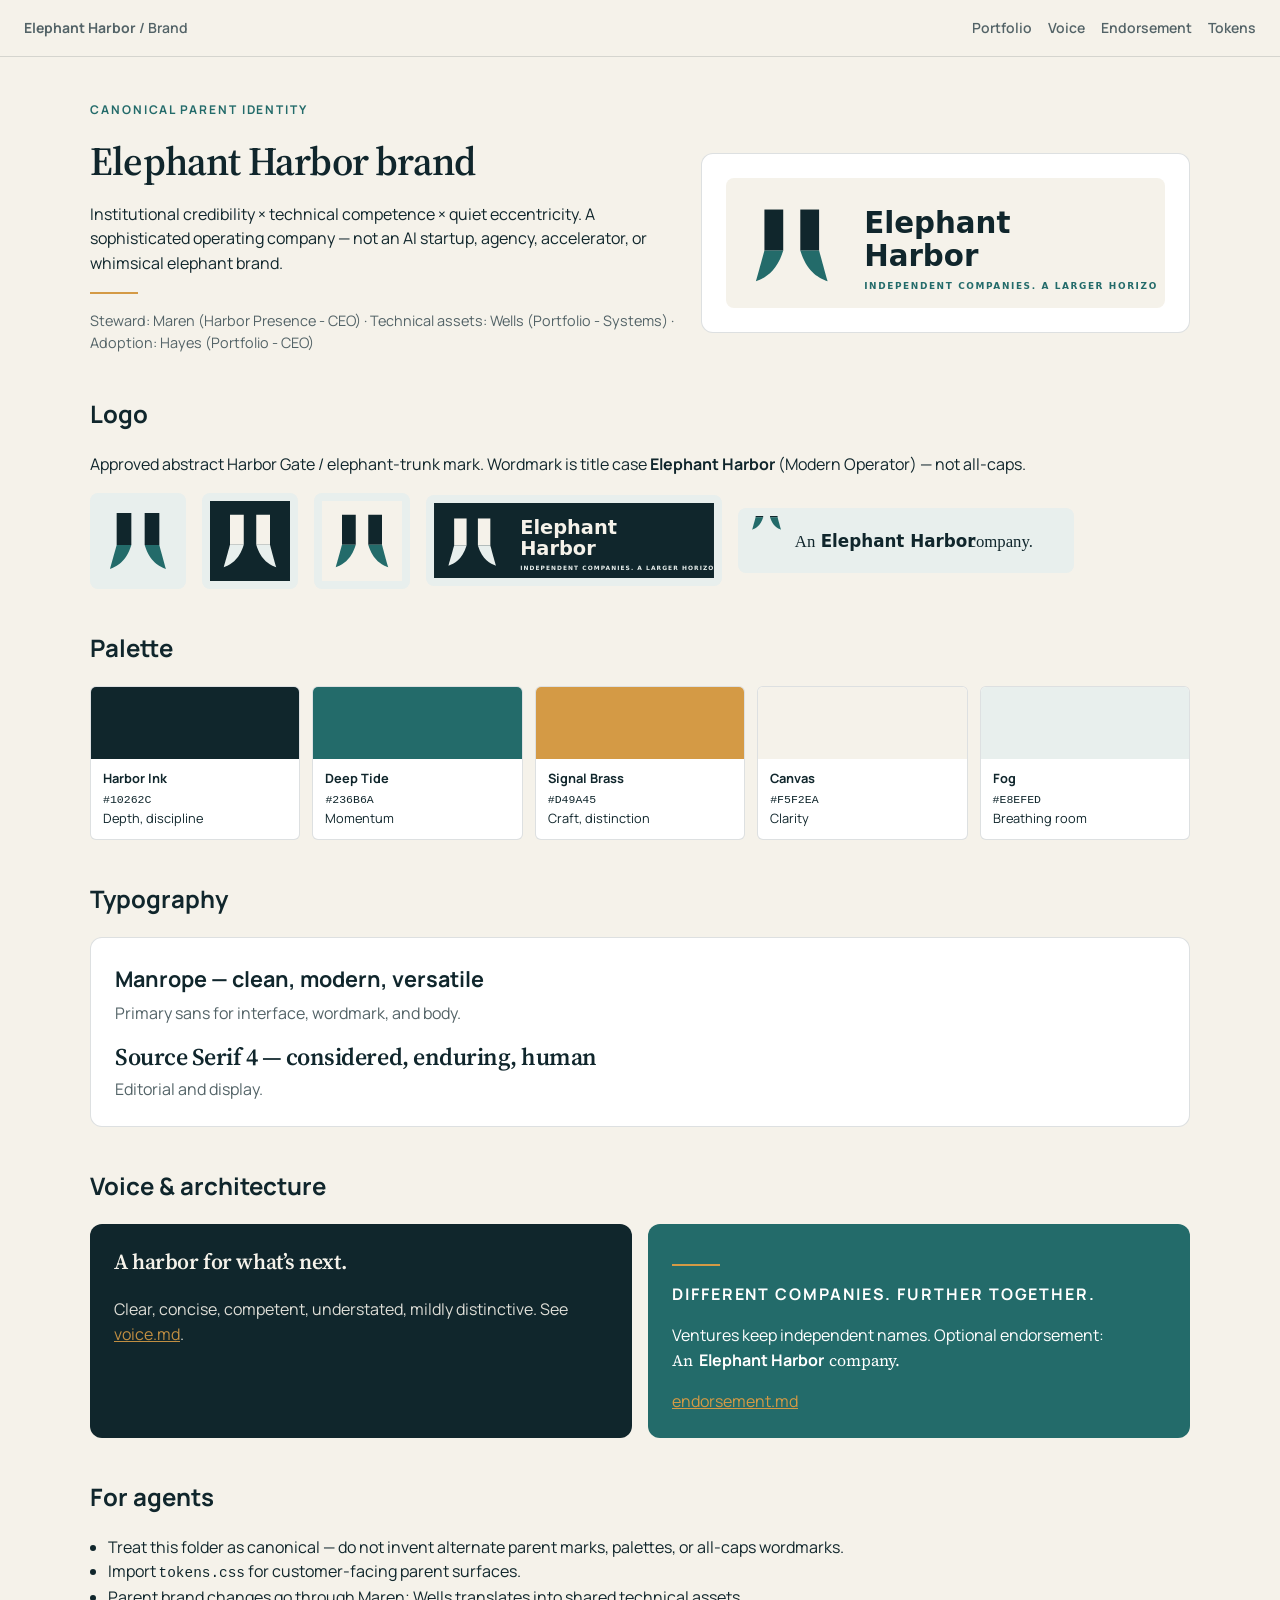
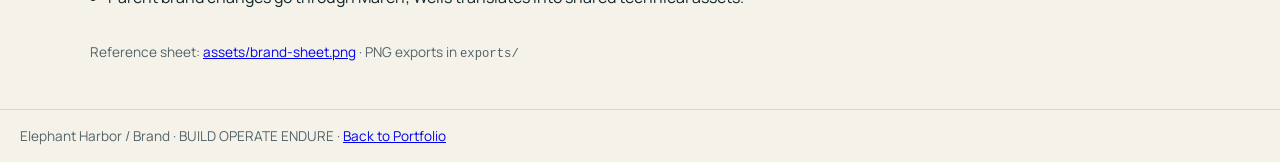
<file: brand/index.html>
<!DOCTYPE html>
<html lang="en">
<head>
  <meta charset="utf-8" />
  <meta name="viewport" content="width=device-width, initial-scale=1" />
  <title>Elephant Harbor — Brand</title>
  <meta name="description" content="Canonical Elephant Harbor parent brand guide." />
  <link rel="icon" href="exports/favicon-32.png" />
  <link rel="stylesheet" href="tokens.css" />
  <style>
    body { margin: 0; }
    header.top { border-bottom: 1px solid var(--eh-border); }
    .hero { display: grid; gap: 1.5rem; grid-template-columns: 1.2fr 1fr; align-items: center; }
    @media (max-width: 800px) { .hero { grid-template-columns: 1fr; } }
    .swatches { display: grid; grid-template-columns: repeat(5, 1fr); gap: 0.75rem; }
    @media (max-width: 700px) { .swatches { grid-template-columns: 1fr 1fr; } }
    .swatch { border-radius: var(--eh-radius); overflow: hidden; border: 1px solid var(--eh-border); background: #fff; }
    .swatch .chip { height: 72px; }
    .swatch .meta { padding: 0.65rem 0.75rem; font-size: 0.8rem; }
    .asset-row { display: flex; flex-wrap: wrap; gap: 1rem; align-items: center; }
    .asset-row img { max-height: 96px; background: var(--eh-fog); padding: 0.5rem; border-radius: 8px; }
    .ink-panel { background: var(--eh-harbor-ink); color: var(--eh-canvas); padding: 1.5rem; border-radius: var(--eh-radius-lg); }
    .tide-panel { background: var(--eh-deep-tide); color: #fff; padding: 1.5rem; border-radius: var(--eh-radius-lg); }
    footer { border-top: 1px solid var(--eh-border); padding: 1rem 1.25rem; font-size: 0.85rem; color: var(--eh-text-muted); }
    ul.clean { padding-left: 1.1rem; }
    code { font-size: 0.9em; }
  </style>
</head>
<body class="eh-page">
  <header class="top eh-nav">
    <a href="./" aria-current="page"><strong>Elephant Harbor</strong> / Brand</a>
    <nav style="display:flex;gap:1rem">
      <a href="../">Portfolio</a>
      <a href="./voice.md">Voice</a>
      <a href="./endorsement.md">Endorsement</a>
      <a href="./tokens.css">Tokens</a>
    </nav>
  </header>
  <main class="eh-layout">
    <p class="eh-kicker">Canonical parent identity</p>
    <div class="hero">
      <div>
        <h1 class="eh-display" style="font-size: var(--eh-fs-2xl); margin: 0.25rem 0 0.75rem">Elephant Harbor brand</h1>
        <p>Institutional credibility × technical competence × quiet eccentricity. A sophisticated operating company — not an AI startup, agency, accelerator, or whimsical elephant brand.</p>
        <hr class="eh-brass-rule" />
        <p style="margin:0;color:var(--eh-text-muted);font-size:0.9rem">Steward: Maren (Harbor Presence - CEO) · Technical assets: Wells (Portfolio - Systems) · Adoption: Hayes (Portfolio - CEO)</p>
      </div>
      <div class="eh-card asset-row" style="justify-content:center">
        <img src="assets/lockup.svg" alt="Elephant Harbor lockup" style="max-width:100%;height:auto;max-height:140px;background:var(--eh-canvas)" />
      </div>
    </div>

    <h2 style="margin-top:2.5rem">Logo</h2>
    <p>Approved abstract Harbor Gate / elephant-trunk mark. Wordmark is title case <strong>Elephant Harbor</strong> (Modern Operator) — not all-caps.</p>
    <div class="asset-row">
      <img src="assets/mark.svg" alt="Mark" height="80" />
      <img src="assets/icon-ink.svg" alt="Icon on Ink" height="80" />
      <img src="assets/icon-canvas.svg" alt="Icon on Canvas" height="80" />
      <img src="assets/lockup-on-ink.svg" alt="Lockup on Ink" style="max-height:80px;max-width:280px" />
      <img src="assets/endorsement.svg" alt="Endorsement" style="max-height:56px;max-width:320px" />
    </div>

    <h2 style="margin-top:2.5rem">Palette</h2>
    <div class="swatches">
      <div class="swatch"><div class="chip" style="background:#10262C"></div><div class="meta"><strong>Harbor Ink</strong><br/><code>#10262C</code><br/>Depth, discipline</div></div>
      <div class="swatch"><div class="chip" style="background:#236B6A"></div><div class="meta"><strong>Deep Tide</strong><br/><code>#236B6A</code><br/>Momentum</div></div>
      <div class="swatch"><div class="chip" style="background:#D49A45"></div><div class="meta"><strong>Signal Brass</strong><br/><code>#D49A45</code><br/>Craft, distinction</div></div>
      <div class="swatch"><div class="chip" style="background:#F5F2EA"></div><div class="meta"><strong>Canvas</strong><br/><code>#F5F2EA</code><br/>Clarity</div></div>
      <div class="swatch"><div class="chip" style="background:#E8EFED"></div><div class="meta"><strong>Fog</strong><br/><code>#E8EFED</code><br/>Breathing room</div></div>
    </div>

    <h2 style="margin-top:2.5rem">Typography</h2>
    <div class="eh-card">
      <p style="font-family:var(--eh-font-sans);font-size:1.35rem;font-weight:700;margin:0 0 0.35rem">Manrope — clean, modern, versatile</p>
      <p style="margin:0 0 1rem;color:var(--eh-text-muted)">Primary sans for interface, wordmark, and body.</p>
      <p class="eh-display" style="font-size:1.5rem;margin:0 0 0.35rem">Source Serif 4 — considered, enduring, human</p>
      <p style="margin:0;color:var(--eh-text-muted)">Editorial and display.</p>
    </div>

    <h2 style="margin-top:2.5rem">Voice & architecture</h2>
    <div style="display:grid;gap:1rem;grid-template-columns:1fr 1fr">
      <div class="ink-panel">
        <p class="eh-display" style="font-size:1.35rem;margin-top:0">A harbor for what’s next.</p>
        <p style="opacity:0.9">Clear, concise, competent, understated, mildly distinctive. See <a href="./voice.md" style="color:var(--eh-signal-brass)">voice.md</a>.</p>
      </div>
      <div class="tide-panel">
        <hr class="eh-brass-rule" style="background:var(--eh-signal-brass)" />
        <p style="letter-spacing:0.12em;font-weight:700;text-transform:uppercase">Different companies. Further together.</p>
        <p>Ventures keep independent names. Optional endorsement: <span class="eh-endorsement" style="color:#fff"><span>An</span> <strong style="color:#fff">Elephant Harbor</strong> <span>company.</span></span></p>
        <p style="margin-bottom:0"><a href="./endorsement.md" style="color:var(--eh-signal-brass)">endorsement.md</a></p>
      </div>
    </div>

    <h2 style="margin-top:2.5rem">For agents</h2>
    <ul class="clean">
      <li>Treat this folder as canonical — do not invent alternate parent marks, palettes, or all-caps wordmarks.</li>
      <li>Import <code>tokens.css</code> for customer-facing parent surfaces.</li>
      <li>Parent brand changes go through Maren; Wells translates into shared technical assets.</li>
    </ul>

    <p style="margin-top:2rem;font-size:0.85rem;color:var(--eh-text-muted)">Reference sheet: <a href="assets/brand-sheet.png">assets/brand-sheet.png</a> · PNG exports in <code>exports/</code></p>
  </main>
  <footer>
    Elephant Harbor / Brand · BUILD OPERATE ENDURE · <a href="../">Back to Portfolio</a>
  </footer>
</body>
</html>
</file>
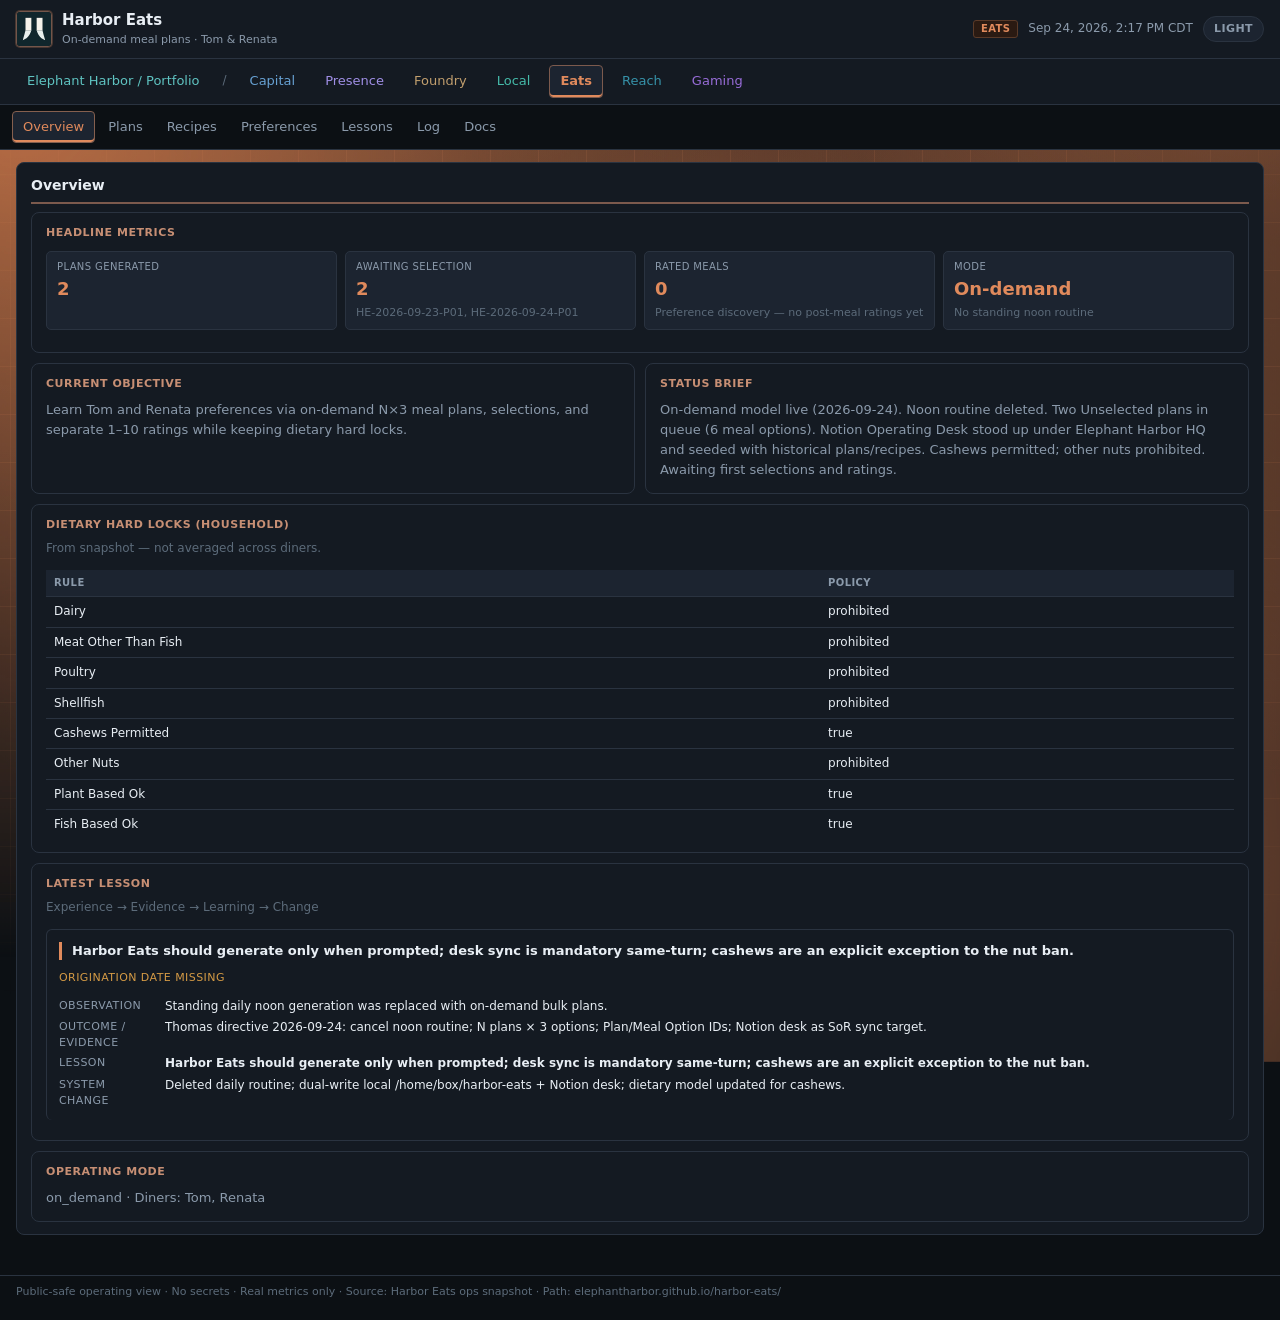
<file: harbor-eats/index.html>
<!DOCTYPE html>
<html lang="en">
<head>
<script>
/* Public github.io → authenticated console (cheap redirect; gate enforces auth) */
(function () {
  try {
    if (location.hostname === "elephantharbor.github.io") {
      location.replace(
        "https://console.elephantharbor.com" +
          location.pathname +
          location.search +
          location.hash
      );
    }
  } catch (e) {}
})();
</script>

  <meta charset="utf-8" />
  <meta name="viewport" content="width=device-width, initial-scale=1" />
  <title>Harbor Eats — Operating dashboard</title>
  <meta name="description" content="Harbor Eats operating dashboard — on-demand meal plans, preferences, and recipes for Tom and Renata." />
  <link rel="stylesheet" href="../shared/eh-console.css?v=20260926wh0" />
  <script>(function(){try{var t=localStorage.getItem('eh-console-theme');document.documentElement.setAttribute('data-theme',(t==='light'||t==='dark')?t:'dark');}catch(e){document.documentElement.setAttribute('data-theme','dark');}})();</script>
  <link rel="stylesheet" href="static/segment.css?v=20260926wh0" />
</head>
<body class="eh-eats">
  <header class="topbar">
    <div class="brand">
      <span class="mark">HE</span>
      <div>
        <h1>Harbor Eats</h1>
        <p class="sub">On-demand meal plans · Tom &amp; Renata</p>
      </div>
    </div>
    <div class="top-meta">
      <span class="badge badge-eats">EATS</span>
      <span class="muted" id="last-updated">—</span>
    </div>
  </header>

  <a class="skip-link" href="#app">Skip to content</a>
  <nav class="wayhome" aria-label="Elephant Harbor"></nav>

  <nav class="nav" id="nav" aria-label="Primary views">
    <button type="button" data-view="overview" class="active">Overview</button>
    <button type="button" data-view="plans">Plans</button>
    <button type="button" data-view="recipes">Recipes</button>
    <button type="button" data-view="preferences">Preferences</button>
    <button type="button" data-view="lessons">Lessons</button>
    <button type="button" data-view="log">Log</button>
    <button type="button" data-view="docs">Docs</button>
  </nav>

  <main id="app">
    <div class="eh-desk-card"><p class="loading">Loading snapshot…</p></div>
  </main>

  <footer class="foot">
    <span>Public-safe operating view · No secrets · Real metrics only · Source: Harbor Eats ops snapshot · Path: elephantharbor.github.io/harbor-eats/</span>
  </footer>

  <script src="../shared/eh-wayhome.js?v=20260926wh0"></script>
  <script src="../shared/eh-theme.js?v=20260926wh0"></script>
  <script src="../shared/eh-session-log.js?v=20260926wh0"></script>
  <script src="../shared/eh-active-ventures.js?v=20260926wh0"></script>

  <script src="static/app.js?v=20260926wh0"></script>
</body>
</html>
</file>
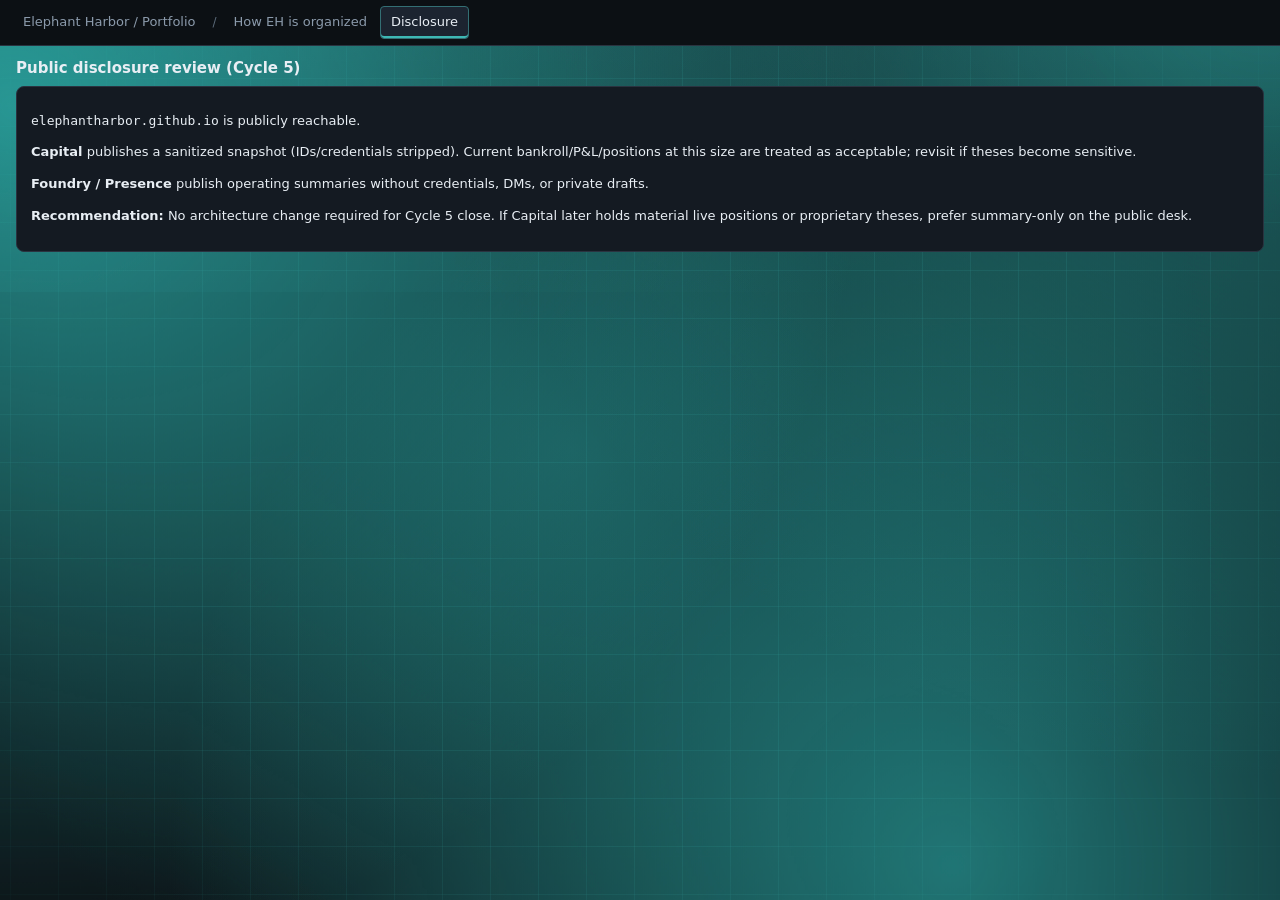
<file: docs/disclosure.html>
<!DOCTYPE html>
<html lang="en">
<head>
  <meta charset="utf-8" />
  <meta name="viewport" content="width=device-width, initial-scale=1" />
  <title>Public disclosure review</title>
  <link rel="stylesheet" href="/shared/eh-console.css" />
</head>
<body class="eh-portfolio">
  <nav class="wayhome" aria-label="Elephant Harbor">
    <a href="/">Elephant Harbor / Portfolio</a>
    <span class="sep">/</span>
    <a href="/docs/organization.html">How EH is organized</a>
    <a class="active" href="/docs/disclosure.html" aria-current="page">Disclosure</a>
  </nav>
  <main>
    <h1 class="lede">Public disclosure review (Cycle 5)</h1>
    <div class="card">
      <p><code>elephantharbor.github.io</code> is publicly reachable.</p>
      <p><strong>Capital</strong> publishes a sanitized snapshot (IDs/credentials stripped). Current bankroll/P&amp;L/positions at this size are treated as acceptable; revisit if theses become sensitive.</p>
      <p><strong>Foundry / Presence</strong> publish operating summaries without credentials, DMs, or private drafts.</p>
      <p><strong>Recommendation:</strong> No architecture change required for Cycle 5 close. If Capital later holds material live positions or proprietary theses, prefer summary-only on the public desk.</p>
    </div>
  </main>
</body>
</html>
</file>
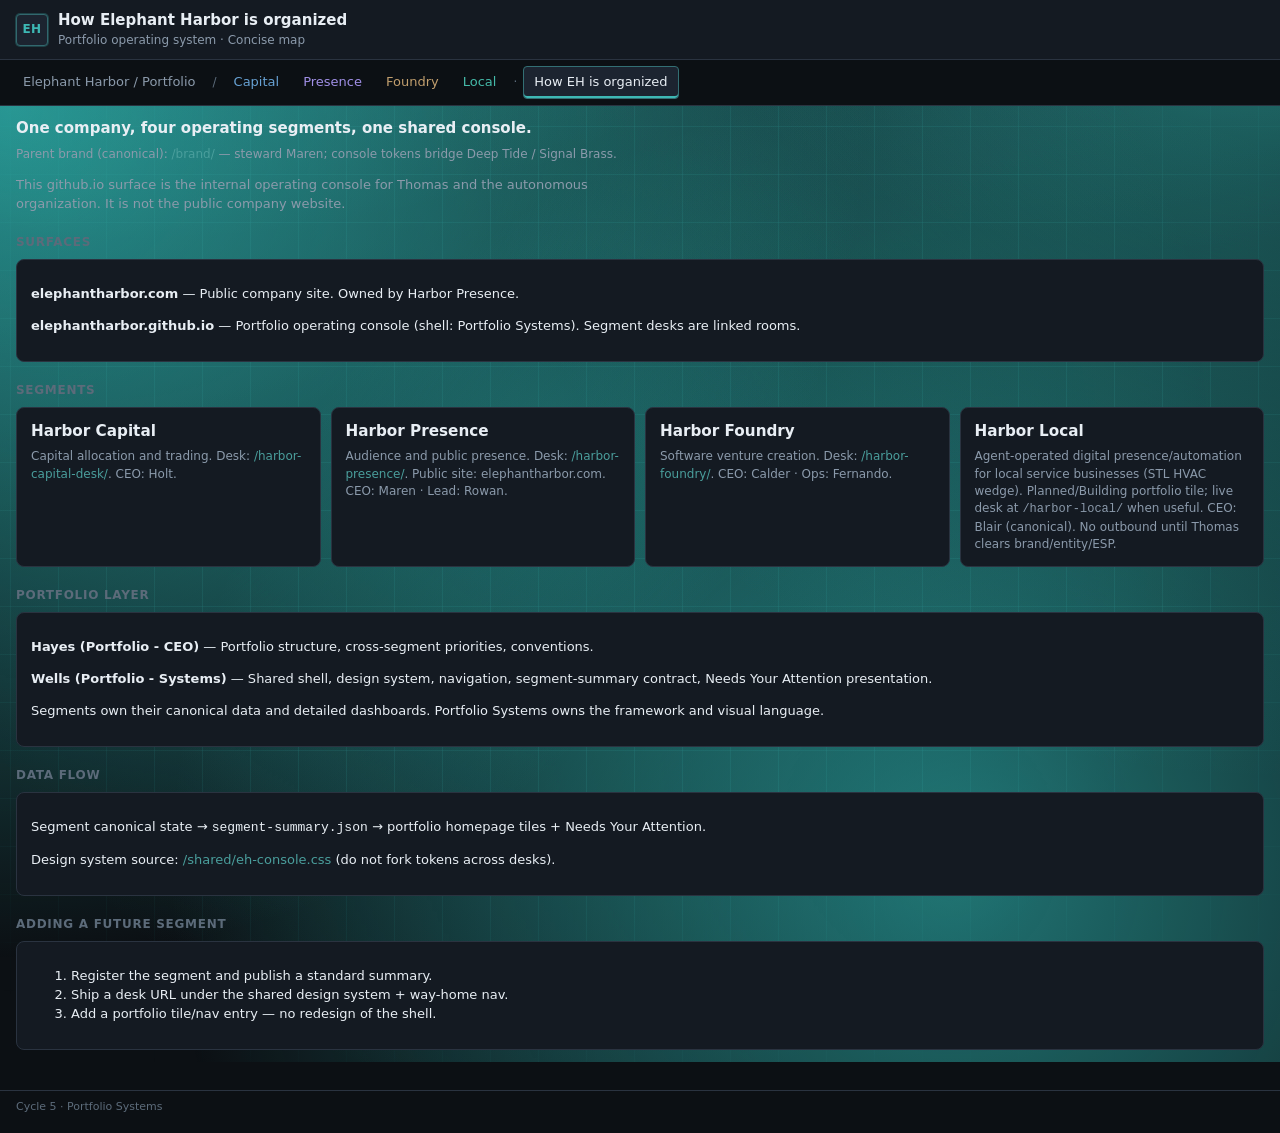
<file: docs/organization.html>
<!DOCTYPE html>
<html lang="en">
<head>
  <meta charset="utf-8" />
  <meta name="viewport" content="width=device-width, initial-scale=1" />
  <title>How Elephant Harbor is organized</title>
  <link rel="stylesheet" href="/shared/eh-console.css" />
</head>
<body class="eh-portfolio">
  <a class="skip-link" href="#main">Skip to content</a>
  <header class="topbar">
    <div class="brand">
      <span class="mark">EH</span>
      <div>
        <h1>How Elephant Harbor is organized</h1>
        <p class="sub">Portfolio operating system · Concise map</p>
      </div>
    </div>
  </header>
  <nav class="wayhome" aria-label="Elephant Harbor">
    <a href="/">Elephant Harbor / Portfolio</a>
    <span class="sep" aria-hidden="true">/</span>
    <a href="https://elephantharbor.github.io/harbor-capital-desk/">Capital</a>
    <a href="https://elephantharbor.github.io/harbor-presence/">Presence</a>
    <a href="https://elephantharbor.github.io/harbor-foundry/">Foundry</a>
    <a href="#local" title="Operating dashboard planned">Local</a>
    <span class="sep" aria-hidden="true">·</span>
    <a class="active" href="/docs/organization.html" aria-current="page">How EH is organized</a>
  </nav>
  <main id="main">
    <p class="lede">One company, four operating segments, one shared console.</p>
    <p class="muted">Parent brand (canonical): <a href="https://elephantharbor.github.io/brand/">/brand/</a> — steward Maren; console tokens bridge Deep Tide / Signal Brass.</p>
    <p class="intro">This github.io surface is the internal operating console for Thomas and the autonomous organization. It is not the public company website.</p>

    <h2 class="section-title">Surfaces</h2>
    <div class="card">
      <p><strong>elephantharbor.com</strong> — Public company site. Owned by Harbor Presence.</p>
      <p><strong>elephantharbor.github.io</strong> — Portfolio operating console (shell: Portfolio Systems). Segment desks are linked rooms.</p>
    </div>

    <h2 class="section-title">Segments</h2>
    <div class="grid" style="grid-template-columns:repeat(auto-fit,minmax(240px,1fr))">
      <div class="card"><h3 style="margin:0 0 6px">Harbor Capital</h3><p class="muted" style="margin:0">Capital allocation and trading. Desk: <a href="https://elephantharbor.github.io/harbor-capital-desk/">/harbor-capital-desk/</a>. CEO: Holt.</p></div>
      <div class="card"><h3 style="margin:0 0 6px">Harbor Presence</h3><p class="muted" style="margin:0">Audience and public presence. Desk: <a href="https://elephantharbor.github.io/harbor-presence/">/harbor-presence/</a>. Public site: elephantharbor.com. CEO: Maren · Lead: Rowan.</p></div>
      <div class="card"><h3 style="margin:0 0 6px">Harbor Foundry</h3><p class="muted" style="margin:0">Software venture creation. Desk: <a href="https://elephantharbor.github.io/harbor-foundry/">/harbor-foundry/</a>. CEO: Calder · Ops: Fernando.</p></div>
      <div class="card"><h3 style="margin:0 0 6px">Harbor Local</h3><p class="muted" style="margin:0">Agent-operated digital presence/automation for local service businesses (STL HVAC wedge). Planned/Building portfolio tile; live desk at <code>/harbor-local/</code> when useful. CEO: Blair (canonical). No outbound until Thomas clears brand/entity/ESP.</p></div>
    </div>

    <h2 class="section-title">Portfolio layer</h2>
    <div class="card">
      <p><strong>Hayes (Portfolio - CEO)</strong> — Portfolio structure, cross-segment priorities, conventions.</p>
      <p><strong>Wells (Portfolio - Systems)</strong> — Shared shell, design system, navigation, segment-summary contract, Needs Your Attention presentation.</p>
      <p>Segments own their canonical data and detailed dashboards. Portfolio Systems owns the framework and visual language.</p>
    </div>

    <h2 class="section-title">Data flow</h2>
    <div class="card">
      <p>Segment canonical state → <code>segment-summary.json</code> → portfolio homepage tiles + Needs Your Attention.</p>
      <p>Design system source: <a href="/shared/">/shared/eh-console.css</a> (do not fork tokens across desks).</p>
    </div>

    <h2 class="section-title">Adding a future segment</h2>
    <div class="card">
      <ol>
        <li>Register the segment and publish a standard summary.</li>
        <li>Ship a desk URL under the shared design system + way-home nav.</li>
        <li>Add a portfolio tile/nav entry — no redesign of the shell.</li>
      </ol>
    </div>
  </main>
  <footer class="foot">Cycle 5 · Portfolio Systems</footer>
</body>
</html>
</file>
<file: brand/tokens.css>
/* Elephant Harbor — canonical design tokens
   Source: /brand/ — steward: Maren (Harbor Presence - CEO)
   Technical maintainers: Wells (Portfolio - Systems)
*/
@import url("https://fonts.googleapis.com/css2?family=Manrope:wght@400;500;600;700;800&family=Source+Serif+4:opsz,wght@8..60,400;8..60,600;8..60,700&display=swap");

:root {
  /* Color */
  --eh-harbor-ink: #10262C;
  --eh-deep-tide: #236B6A;
  --eh-signal-brass: #D49A45;
  --eh-canvas: #F5F2EA;
  --eh-fog: #E8EFED;

  --eh-text: var(--eh-harbor-ink);
  --eh-text-muted: color-mix(in srgb, var(--eh-harbor-ink) 72%, white);
  --eh-bg: var(--eh-canvas);
  --eh-bg-subtle: var(--eh-fog);
  --eh-border: color-mix(in srgb, var(--eh-harbor-ink) 14%, transparent);
  --eh-accent: var(--eh-deep-tide);
  --eh-accent-warm: var(--eh-signal-brass);

  /* Type */
  --eh-font-sans: "Manrope", system-ui, -apple-system, "Segoe UI", sans-serif;
  --eh-font-serif: "Source Serif 4", Georgia, "Times New Roman", serif;
  --eh-fs-xs: 0.75rem;
  --eh-fs-sm: 0.875rem;
  --eh-fs-md: 1rem;
  --eh-fs-lg: 1.25rem;
  --eh-fs-xl: 1.75rem;
  --eh-fs-2xl: 2.5rem;
  --eh-lh: 1.55;
  --eh-lh-tight: 1.25;

  /* Space */
  --eh-space-1: 0.25rem;
  --eh-space-2: 0.5rem;
  --eh-space-3: 0.75rem;
  --eh-space-4: 1rem;
  --eh-space-5: 1.5rem;
  --eh-space-6: 2rem;
  --eh-space-8: 3rem;
  --eh-radius: 6px;
  --eh-radius-lg: 12px;
  --eh-max: 1100px;
  --eh-nav-h: 56px;
}

.eh-page {
  margin: 0;
  background: var(--eh-bg);
  color: var(--eh-text);
  font-family: var(--eh-font-sans);
  font-size: var(--eh-fs-md);
  line-height: var(--eh-lh);
}
.eh-display {
  font-family: var(--eh-font-serif);
  font-weight: 600;
  line-height: var(--eh-lh-tight);
  letter-spacing: -0.02em;
}
.eh-kicker {
  font-size: var(--eh-fs-xs);
  font-weight: 700;
  letter-spacing: 0.16em;
  text-transform: uppercase;
  color: var(--eh-accent);
}
.eh-btn {
  display: inline-flex; align-items: center; justify-content: center;
  gap: var(--eh-space-2);
  padding: 0.65rem 1.1rem;
  border-radius: var(--eh-radius);
  border: 1px solid transparent;
  font: inherit; font-weight: 650;
  cursor: pointer; text-decoration: none;
}
.eh-btn-primary {
  background: var(--eh-harbor-ink); color: var(--eh-canvas);
}
.eh-btn-primary:hover { background: color-mix(in srgb, var(--eh-harbor-ink) 88%, white); }
.eh-btn-secondary {
  background: transparent; color: var(--eh-harbor-ink);
  border-color: var(--eh-border);
}
.eh-btn-secondary:hover { background: var(--eh-fog); }
.eh-card {
  background: #fff;
  border: 1px solid var(--eh-border);
  border-radius: var(--eh-radius-lg);
  padding: var(--eh-space-5);
}
.eh-nav {
  display: flex; align-items: center; justify-content: space-between;
  min-height: var(--eh-nav-h);
  padding: 0 var(--eh-space-5);
  border-bottom: 1px solid var(--eh-border);
  background: var(--eh-canvas);
}
.eh-nav a { color: var(--eh-text-muted); text-decoration: none; font-weight: 600; font-size: var(--eh-fs-sm); }
.eh-nav a:hover { color: var(--eh-text); }
.eh-layout {
  max-width: var(--eh-max);
  margin: 0 auto;
  padding: var(--eh-space-6) var(--eh-space-5);
}
.eh-brass-rule {
  width: 48px; height: 2px; background: var(--eh-signal-brass); border: 0; margin: var(--eh-space-4) 0;
}
.eh-endorsement {
  display: inline-flex; align-items: baseline; gap: 0.35rem;
  font-family: var(--eh-font-serif);
  color: var(--eh-text-muted);
}
.eh-endorsement strong {
  font-family: var(--eh-font-sans);
  font-weight: 700;
  color: var(--eh-harbor-ink);
}
</file>
<file: shared/eh-console.css>
/* Elephant Harbor operating-console design system
   Source of truth: elephantharbor.github.io/shared/eh-console.css
   Segment sites load this file; keep only thin segment accents locally.

   Brand kinship: /brand/tokens.css (Maren steward) — Harbor Ink, Deep Tide,
   Signal Brass, Canvas, Fog. Console supports dark (default) + light themes.
   Theme toggle: shared/eh-theme.js (localStorage eh-console-theme).
   See docs/CONSOLE-THEME.md
*/
:root,
html[data-theme="dark"] {
  /* Canonical brand primitives */
  --eh-harbor-ink: #10262C;
  --eh-deep-tide: #236B6A;
  --eh-signal-brass: #D49A45;
  --eh-canvas: #F5F2EA;
  --eh-fog: #E8EFED;

  /* Dark desk surfaces */
  --bg: #0c1014;
  --bg2: #141a22;
  --bg3: #1c2430;
  --border: #2a3340;
  --text: #e8eef4;
  --muted: #8b9aab;
  --dim: #5c6b7a;

  --accent: #4a9e9c;
  --live: #3d9a6a;
  --warn: var(--eh-signal-brass);
  --danger: #c45c5c;
  --ok: #5a9a6e;
  --paper: var(--eh-signal-brass);

  /* Segment identity (distinctive, readable on dark) */
  --portfolio: #3db8b4;
  --capital: #5ba3e0;
  --presence: #a78bfa;
  --foundry: #d4a05a;
  --local: #2ec4a8;
  --eats: #e08a5c;
  --reach: #1a8fa8;
  --gaming: #9b5de5;

  /* Capital markets — related family, mutually distinct */
  --market-securities: #60a5fa;
  --market-options: #c084fc;
  --market-event: #4ade80;
  --market-crypto: #f59e0b;
  --market-sports: #38bdf8;
  --market-cash: #94a3b8;

  --font: "Manrope", "IBM Plex Sans", "Segoe UI", system-ui, sans-serif;
  --mono: "IBM Plex Mono", "SF Mono", ui-monospace, monospace;
  --segment: var(--portfolio);
  --atmosphere: var(--segment);
  --atmosphere-rgb: 61, 184, 180;
}

html[data-theme="light"] {
  --bg: var(--eh-canvas);
  --bg2: #ffffff;
  --bg3: var(--eh-fog);
  --border: color-mix(in srgb, var(--eh-harbor-ink) 14%, transparent);
  --text: var(--eh-harbor-ink);
  --muted: color-mix(in srgb, var(--eh-harbor-ink) 62%, white);
  --dim: color-mix(in srgb, var(--eh-harbor-ink) 48%, white);
  --accent: var(--eh-deep-tide);
  --live: #1f7a4d;
  --danger: #b33b3b;
  --ok: #2f7a4a;
  --portfolio: #1a7a76;
  --capital: #2b6ea8;
  --presence: #6d4fc4;
  --foundry: #a67a2e;
  --local: #0f8f78;
  --eats: #b85f35;
  --reach: #2eb8d4;
  --gaming: #c77dff;
  --market-securities: #2563eb;
  --market-options: #7c3aed;
  --market-event: #15803d;
  --market-crypto: #b45309;
  --market-sports: #0284c7;
  --market-cash: #475569;
}

/* Segment / market → atmosphere */
body.eh-portfolio { --segment: var(--portfolio); --atmosphere: var(--portfolio); --atmosphere-rgb: 61, 184, 180; }
body.eh-capital { --segment: var(--capital); --atmosphere: var(--capital); --atmosphere-rgb: 91, 163, 224; }
body.eh-presence { --segment: var(--presence); --atmosphere: var(--presence); --atmosphere-rgb: 167, 139, 250; }
body.eh-foundry { --segment: var(--foundry); --atmosphere: var(--foundry); --atmosphere-rgb: 212, 160, 90; }
body.eh-local { --segment: var(--local); --atmosphere: var(--local); --atmosphere-rgb: 46, 196, 168; }
body.eh-eats { --segment: var(--eats); --atmosphere: var(--eats); --atmosphere-rgb: 224, 138, 92; }
body.eh-reach { --segment: var(--reach); --atmosphere: var(--reach); --atmosphere-rgb: 26, 143, 168; }
body.eh-gaming { --segment: var(--gaming); --atmosphere: var(--gaming); --atmosphere-rgb: 155, 93, 229; }

body.eh-market-securities { --atmosphere: var(--market-securities); --atmosphere-rgb: 96, 165, 250; --segment: var(--market-securities); }
body.eh-market-options { --atmosphere: var(--market-options); --atmosphere-rgb: 192, 132, 252; --segment: var(--market-options); }
body.eh-market-event { --atmosphere: var(--market-event); --atmosphere-rgb: 74, 222, 128; --segment: var(--market-event); }
body.eh-market-crypto { --atmosphere: var(--market-crypto); --atmosphere-rgb: 245, 158, 11; --segment: var(--market-crypto); }
body.eh-market-sports { --atmosphere: var(--market-sports); --atmosphere-rgb: 56, 189, 248; --segment: var(--market-sports); }
body.eh-market-cash { --atmosphere: var(--market-cash); --atmosphere-rgb: 148, 163, 184; --segment: var(--market-cash); }

* { box-sizing: border-box; }
html, body {
  margin: 0; padding: 0;
  background: var(--bg); color: var(--text);
  font: 13px/1.45 var(--font);
  min-height: 100%;
  position: relative;
}
body {
  background:
    radial-gradient(1200px 600px at 10% -10%, rgba(var(--atmosphere-rgb), 0.28), transparent 55%),
    radial-gradient(900px 500px at 90% 0%, rgba(var(--atmosphere-rgb), 0.16), transparent 50%),
    linear-gradient(165deg, color-mix(in srgb, var(--atmosphere) 18%, var(--bg)) 0%, var(--bg) 42%, var(--bg) 100%);
  background-attachment: fixed;
}
body::before,
body::after {
  content: "";
  position: fixed;
  inset: -18%;
  pointer-events: none;
  z-index: 0;
}
body::before {
  opacity: 1;
  background:
    radial-gradient(circle at 14% 22%, rgba(var(--atmosphere-rgb), 0.72), transparent 48%),
    radial-gradient(circle at 86% 10%, rgba(var(--atmosphere-rgb), 0.5), transparent 44%),
    radial-gradient(circle at 68% 84%, rgba(var(--atmosphere-rgb), 0.58), transparent 50%),
    radial-gradient(circle at 46% 50%, rgba(var(--atmosphere-rgb), 0.28), transparent 58%);
  animation: eh-aurora 9s ease-in-out infinite alternate;
  will-change: transform, opacity;
  filter: saturate(1.15);
}
body::after {
  opacity: 0.55;
  background-image:
    linear-gradient(rgba(var(--atmosphere-rgb), 0.22) 1px, transparent 1px),
    linear-gradient(90deg, rgba(var(--atmosphere-rgb), 0.22) 1px, transparent 1px);
  background-size: 48px 48px;
  mask-image: radial-gradient(ellipse at center, #000 45%, transparent 82%);
  -webkit-mask-image: radial-gradient(ellipse at center, #000 45%, transparent 82%);
  animation: eh-drift 18s linear infinite;
  will-change: transform;
}
body > * { position: relative; z-index: 1; }
@keyframes eh-aurora {
  0% { transform: translate3d(-6%, 4%, 0) scale(1); opacity: 0.65; }
  50% { transform: translate3d(8%, -7%, 0) scale(1.18); opacity: 1; }
  100% { transform: translate3d(-7%, 5%, 0) scale(1.1); opacity: 0.8; }
}
@keyframes eh-drift {
  0% { transform: translate3d(0, 0, 0); }
  100% { transform: translate3d(48px, 48px, 0); }
}
@media (prefers-reduced-motion: reduce) {
  body::before,
  body::after { animation: none; opacity: 0.35; }
}
a { color: var(--accent); text-decoration: none; }
a:hover { text-decoration: underline; }
a:focus-visible, button:focus-visible {
  outline: 2px solid var(--accent);
  outline-offset: 2px;
}
button { font: inherit; cursor: pointer; }

.topbar {
  display: flex; justify-content: space-between; align-items: center; gap: 12px;
  padding: 10px 16px; border-bottom: 1px solid var(--border); background: var(--bg2);
}
.brand { display: flex; gap: 10px; align-items: center; min-width: 0; }
.mark {
  width: 32px; height: 32px; display: grid; place-items: center; flex: 0 0 auto;
  background: var(--bg3); border: 1px solid var(--border); border-radius: 4px;
  font-weight: 700; letter-spacing: 0.04em; color: var(--segment); font-size: 12px;
  text-decoration: none;
}
.topbar h1 { margin: 0; font-size: 15px; font-weight: 600; }
.sub, .muted { margin: 0; color: var(--muted); font-size: 12px; }
.dim { color: var(--dim); }
.updated, .top-meta { color: var(--dim); font-size: 12px; display: flex; gap: 10px; align-items: center; }

/* Cross-portfolio way-home */
.wayhome {
  display: flex; flex-wrap: wrap; gap: 2px; align-items: center;
  padding: 6px 12px; border-bottom: 1px solid var(--border); background: var(--bg);
  position: sticky; top: 0; z-index: 20;
}
.wayhome a {
  color: var(--muted); padding: 6px 10px; border-radius: 4px; border: 1px solid transparent;
  font-size: 13px;
}
.wayhome a:hover { color: var(--text); background: var(--bg2); text-decoration: none; }
.wayhome a.active {
  color: var(--text); background: var(--bg3); border-color: color-mix(in srgb, var(--segment) 45%, var(--border));
  box-shadow: inset 0 -2px 0 var(--segment);
}
.wayhome a[data-segment="capital"], .wayhome a[href*="harbor-capital"] { color: color-mix(in srgb, var(--capital) 75%, var(--muted)); }
.wayhome a[data-segment="presence"], .wayhome a[href*="harbor-presence"] { color: color-mix(in srgb, var(--presence) 75%, var(--muted)); }
.wayhome a[data-segment="foundry"], .wayhome a[href*="harbor-foundry"] { color: color-mix(in srgb, var(--foundry) 75%, var(--muted)); }
.wayhome a[data-segment="local"], .wayhome a[href*="harbor-local"], .wayhome a[href="#local"] { color: color-mix(in srgb, var(--local) 75%, var(--muted)); }
.wayhome a[data-segment="eats"], .wayhome a[href*="harbor-eats"] { color: color-mix(in srgb, var(--eats) 75%, var(--muted)); }
.wayhome a[data-segment="reach"], .wayhome a[href*="harbor-reach"] { color: color-mix(in srgb, var(--reach) 75%, var(--muted)); }
.wayhome a[data-segment="gaming"], .wayhome a[href*="harbor-gaming"] { color: color-mix(in srgb, var(--gaming) 75%, var(--muted)); }
.wayhome a[data-segment="portfolio"], .wayhome a.active[href="/"], .wayhome a.active[href="./"] {
  color: color-mix(in srgb, var(--portfolio) 80%, var(--text));
}
.wayhome .sep { color: var(--dim); padding: 0 4px; font-size: 12px; }

/* In-app primary nav (buttons or links) */
.nav {
  display: flex; flex-wrap: wrap; gap: 2px; padding: 6px 12px;
  border-bottom: 1px solid var(--border); background: var(--bg);
}
.nav button, .nav > a {
  background: transparent; border: 1px solid transparent; color: var(--muted);
  padding: 6px 10px; border-radius: 4px; font-size: 13px;
}
.nav button:hover, .nav > a:hover {
  color: var(--text); background: var(--bg2); text-decoration: none;
}
.nav button.active, .nav > a.active {
  color: var(--text); background: var(--bg3); border-color: var(--border);
}

/* Main content width — Local-wide column for every desk (≤1399: ~1280).
   Segment CSS must NOT set a competing main { max-width }. */
main { padding: 12px 16px 40px; max-width: 1280px; margin: 0 auto; }
.foot {
  border-top: 1px solid var(--border); padding: 8px 16px;
  color: var(--dim); font-size: 11px; max-width: 1280px; margin: 0 auto 12px;
}
@media (min-width: 1400px) {
  main,
  .foot {
    max-width: min(1680px, calc(100vw - 48px));
  }
}
@media (min-width: 1800px) {
  main,
  .foot {
    max-width: min(1840px, calc(100vw - 64px));
  }
}

.badge {
  display: inline-block; padding: 1px 7px; border-radius: 3px; font-size: 11px;
  border: 1px solid var(--border); color: var(--muted); white-space: nowrap;
}
.badge-operating, .badge-building, .badge-live, .badge.active {
  color: var(--live); border-color: #2d5a42; background: #14241c;
}
.badge-waiting, .badge.warn {
  color: var(--warn); border-color: #5a4020; background: #241a10;
}
.badge-paused, .badge-closed { color: var(--dim); }
.badge-capital { color: var(--capital); border-color: #3a5a78; }
.badge-presence { color: var(--presence); border-color: #4a3a68; }
.badge-foundry { color: var(--foundry); border-color: #5a4020; }
.badge-local { color: var(--local); border-color: #2a5a50; }
.badge-eats { color: var(--eats); border-color: #5a3a28; }
.badge-reach { color: var(--reach); border-color: #2a5058; }
.badge-gaming { color: var(--gaming); border-color: #4a3560; }
.badge-portfolio { color: var(--portfolio); border-color: #2a5a58; }
.badge-paper { color: var(--paper); border-color: #5a4a20; background: #241e10; }

.card, .tile, .attention, .note, .stat, .empty, .callout {
  border: 1px solid var(--border); border-radius: 8px; background: var(--bg2);
  padding: 12px 14px;
}

/* —— Desk surface primitives (Harbor Capital card model) ——
   Readable desk content must sit on opaque var(--bg2), never on the atmosphere grid.
   Adopters: segment desks (Eats, Gaming, Reach, …). See docs/NEW-SEGMENT-DESK.md */
.eh-desk-view {
  display: flex;
  flex-direction: column;
  gap: 10px;
}
.eh-desk-panel,
.eh-desk-card {
  border: 1px solid var(--border);
  border-radius: 8px;
  background: var(--bg2);
  padding: 12px 14px;
}
.eh-desk-panel__title,
.eh-desk-card__title {
  margin: 0 0 8px;
  font-size: 14px;
  font-weight: 650;
  color: var(--text);
}
.eh-desk-panel__help,
.eh-desk-card__help {
  margin: 0 0 12px;
  font-size: 12px;
  color: var(--muted);
  max-width: 72ch;
}
.eh-desk-panel__body,
.eh-desk-card__body {
  display: flex;
  flex-direction: column;
  gap: 10px;
}
.eh-desk-card--inset {
  background: var(--bg3);
}
.eh-desk-table-wrap,
.card.table-wrap {
  overflow-x: auto;
  -webkit-overflow-scrolling: touch;
  margin-top: 4px;
}
table.data,
table.eh-desk-table {
  width: 100%;
  border-collapse: collapse;
  font-size: 13px;
}
table.data th,
table.data td,
table.eh-desk-table th,
table.eh-desk-table td {
  padding: 8px 12px;
  text-align: left;
  vertical-align: top;
  border-bottom: 1px solid var(--border);
}
table.data th,
table.eh-desk-table th {
  font-size: 11px;
  font-weight: 650;
  letter-spacing: 0.04em;
  text-transform: uppercase;
  color: var(--dim);
  background: var(--bg3);
  white-space: nowrap;
}
table.data tbody tr:last-child td,
table.eh-desk-table tbody tr:last-child td {
  border-bottom: none;
}
table.data tbody tr:hover td,
table.eh-desk-table tbody tr:hover td {
  background: color-mix(in srgb, var(--segment, var(--accent)) 6%, transparent);
}
.eh-desk-empty {
  padding: 18px 14px;
  text-align: center;
  color: var(--muted);
  font-size: 13px;
  border: 1px dashed var(--border);
  border-radius: 8px;
  background: var(--bg2);
}
.eh-desk-empty strong {
  display: block;
  color: var(--text);
  margin-bottom: 4px;
}
.callout.info { border-color: #3a5a78; }
.callout.warn { border-color: #5a4020; }
.section-title {
  margin: 20px 0 8px; font-size: 12px; letter-spacing: 0.06em;
  text-transform: uppercase; color: var(--dim); font-weight: 600;
}
.section-help { margin: 0 0 10px; color: var(--muted); font-size: 13px; max-width: 72ch; }
.lede { font-size: 15px; font-weight: 600; margin: 0 0 6px; }
.intro, .plain { color: var(--muted); max-width: 72ch; }

.kpi-row, .stats, .grid {
  display: grid; gap: 10px;
  grid-template-columns: repeat(auto-fit, minmax(140px, 1fr));
}
.kpi, .stat {
  border: 1px solid var(--border); background: var(--bg2); border-radius: 6px; padding: 10px 12px;
}
.kpi .label, .stat .k {
  color: var(--dim); font-size: 11px; text-transform: uppercase; letter-spacing: 0.05em;
}
.kpi .val, .stat .v { font-size: 18px; font-weight: 600; margin-top: 2px; }
.kpi .hint { color: var(--dim); font-size: 11px; margin-top: 2px; }

.btn {
  display: inline-block; padding: 7px 11px; border-radius: 4px;
  border: 1px solid var(--border); background: var(--bg3); color: var(--text); font-size: 13px;
}
.btn:hover { border-color: var(--accent); text-decoration: none; }
.btn.primary { border-color: #3a5a78; background: #1a2836; color: var(--accent); }
.btn.ghost { color: var(--muted); }

.attention.empty { color: var(--dim); }
.attention.hot { border-color: var(--warn); }
.loading { color: var(--muted); }
.error { color: var(--danger); }

.skip-link {
  position: absolute; left: -999px; top: 0; background: var(--bg3); color: var(--text);
  padding: 8px 12px; z-index: 100;
}
.skip-link:focus { left: 8px; top: 8px; }

@media (max-width: 520px) {
  .topbar { flex-wrap: wrap; }
  .updated { white-space: normal; }
}

/* Next Up (scheduled routines) */
.next-up {
  border: 1px solid var(--border); border-radius: 8px; background: var(--bg2);
  padding: 12px 14px; margin: 0 0 14px;
}
.next-up h2, .next-up .next-up-title {
  margin: 0 0 8px; font-size: 12px; letter-spacing: 0.06em;
  text-transform: uppercase; color: var(--dim); font-weight: 600;
}
.next-up .next-up-help { margin: -4px 0 10px; color: var(--muted); font-size: 12px; }
.next-up.empty .next-up-empty { color: var(--dim); font-size: 13px; margin: 0; }
.next-up ol {
  list-style: none; margin: 0; padding: 0; display: grid; gap: 8px;
}
.next-up li {
  display: grid; grid-template-columns: 1fr auto; gap: 4px 12px;
  border-top: 1px solid var(--border); padding-top: 8px;
}
.next-up li:first-child { border-top: none; padding-top: 0; }
.next-up .nu-title { font-size: 13px; font-weight: 550; color: var(--text); }
.next-up .nu-meta { font-size: 12px; color: var(--muted); grid-column: 1 / -1; }
.next-up .nu-when {
  font-size: 12px; color: var(--accent); font-variant-numeric: tabular-nums;
  white-space: nowrap; text-align: right;
}
.next-up .nu-area {
  display: inline-block; font-size: 11px; color: var(--dim);
  border: 1px solid var(--border); border-radius: 3px; padding: 1px 6px; margin-right: 6px;
}
@media (max-width: 520px) {
  .next-up li { grid-template-columns: 1fr; }
  .next-up .nu-when { text-align: left; }
}

/* —— Session Log (Capital layout — portfolio standard) —— */
.session-log {
  margin: 12px 0 18px;
  padding: 14px 16px;
  border: 1px solid var(--border);
  border-radius: 6px;
  background: var(--bg2);
}
.session-log h2, .session-log .session-log-title {
  margin: 0 0 6px;
  font-size: 13px;
  font-weight: 600;
  letter-spacing: 0.02em;
  text-transform: uppercase;
  color: var(--muted);
}
.session-log .session-log-help {
  margin: 0 0 14px;
  color: var(--dim);
  font-size: 12px;
}
.session-log.empty .session-log-empty {
  margin: 0;
  color: var(--dim);
  font-size: 13px;
}
.session-log ol {
  list-style: none;
  margin: 0;
  padding: 0;
}
.session-log li {
  display: block;
  padding: 14px 0;
  border-top: 1px solid var(--border);
  background: transparent;
  border-left: none;
  box-shadow: none;
}
.session-log li:first-child { border-top: none; padding-top: 0; }
.session-log .sl-head {
  display: flex;
  flex-wrap: nowrap;
  align-items: baseline;
  justify-content: space-between;
  gap: 16px 24px;
  margin-bottom: 6px;
}
.session-log .sl-when {
  flex: 0 0 auto;
  font-size: 12px;
  color: var(--accent);
  font-variant-numeric: tabular-nums;
  white-space: nowrap;
  line-height: 1.35;
}
.session-log .sl-actor {
  flex: 1 1 auto;
  text-align: right;
  font-size: 12px;
  color: var(--muted);
  white-space: nowrap;
  overflow: hidden;
  text-overflow: ellipsis;
}
.session-log .sl-summary {
  display: block;
  font-size: 13px;
  font-weight: 550;
  color: var(--text);
  line-height: 1.45;
  margin: 0 0 4px;
}
.session-log .sl-desk {
  display: block;
  font-size: 12px;
  color: var(--muted);
  line-height: 1.4;
}
.session-log .sl-lesson {
  display: block;
  font-size: 12px;
  color: var(--dim);
  margin-top: 2px;
}
@media (max-width: 640px) {
  .session-log .sl-head { flex-wrap: wrap; }
  .session-log .sl-actor { text-align: left; white-space: normal; }
}

/* Lesson origination date */
.lesson .origination, .lesson-origination {
  display: inline-block;
  margin: 0 0 8px;
  font-size: 11px;
  letter-spacing: 0.04em;
  text-transform: uppercase;
  color: var(--dim);
  font-variant-numeric: tabular-nums;
}
.lesson .origination.missing, .lesson-origination.missing {
  color: var(--warn);
}


/* —— Theme toggle —— */
.eh-theme-toggle {
  appearance: none;
  border: 1px solid var(--border);
  background: var(--bg3);
  color: var(--muted);
  border-radius: 999px;
  padding: 4px 10px;
  font-size: 11px;
  font-weight: 650;
  letter-spacing: 0.04em;
  text-transform: uppercase;
  cursor: pointer;
  white-space: nowrap;
}
.eh-theme-toggle:hover {
  color: var(--text);
  border-color: color-mix(in srgb, var(--segment) 50%, var(--border));
}
.eh-theme-toggle:focus-visible {
  outline: 2px solid var(--segment);
  outline-offset: 2px;
}
.top-meta, .updated {
  display: flex;
  gap: 10px;
  align-items: center;
  flex-wrap: wrap;
}

/* —— Segment tiles (aggregate pages) —— */
.tile {
  border-top: 3px solid var(--border);
  box-shadow: inset 0 0 0 1px transparent;
  background:
    linear-gradient(180deg, color-mix(in srgb, var(--tile-accent, var(--border)) 14%, var(--bg2)) 0%, var(--bg2) 48%),
    var(--bg2);
}
.tile[data-segment="capital"], .tile.seg-capital { --tile-accent: var(--capital); border-top-color: var(--capital); }
.tile[data-segment="presence"], .tile.seg-presence { --tile-accent: var(--presence); border-top-color: var(--presence); }
.tile[data-segment="foundry"], .tile.seg-foundry { --tile-accent: var(--foundry); border-top-color: var(--foundry); }
.tile[data-segment="local"], .tile.seg-local { --tile-accent: var(--local); border-top-color: var(--local); }
.tile[data-segment="eats"], .tile.seg-eats { --tile-accent: var(--eats); border-top-color: var(--eats); }
.tile[data-segment="reach"], .tile.seg-reach { --tile-accent: var(--reach); border-top-color: var(--reach); }
.tile[data-segment="gaming"], .tile.seg-gaming { --tile-accent: var(--gaming); border-top-color: var(--gaming); }
.tile[data-segment="portfolio"], .tile.seg-portfolio { --tile-accent: var(--portfolio); border-top-color: var(--portfolio); }

.mark {
  border-color: color-mix(in srgb, var(--segment) 40%, var(--border));
  box-shadow: 0 0 0 1px color-mix(in srgb, var(--segment) 25%, transparent);
}

.nav button.active, .nav > a.active {
  border-color: color-mix(in srgb, var(--segment) 40%, var(--border));
  box-shadow: inset 0 -2px 0 var(--segment);
}

/* Capital market subnav / cards */
.markets-subnav button.active,
.nav button[data-view^="market-"].active {
  color: var(--text);
  border-color: color-mix(in srgb, var(--atmosphere) 50%, var(--border));
  box-shadow: inset 0 -2px 0 var(--atmosphere);
}
.market-accent-securities, [data-market="securities"] { --tile-accent: var(--market-securities); border-top-color: var(--market-securities); }
.market-accent-options, [data-market="options"] { --tile-accent: var(--market-options); border-top-color: var(--market-options); }
.market-accent-event, [data-market="event"] { --tile-accent: var(--market-event); border-top-color: var(--market-event); }
.market-accent-crypto, [data-market="crypto"] { --tile-accent: var(--market-crypto); border-top-color: var(--market-crypto); }
.market-accent-sports, [data-market="sports"] { --tile-accent: var(--market-sports); border-top-color: var(--market-sports); }

html[data-theme="light"] body {
  background:
    radial-gradient(1000px 520px at 8% -8%, rgba(var(--atmosphere-rgb), 0.18), transparent 55%),
    radial-gradient(800px 420px at 92% 0%, rgba(var(--atmosphere-rgb), 0.10), transparent 50%),
    linear-gradient(165deg, color-mix(in srgb, var(--atmosphere) 10%, var(--eh-canvas)) 0%, var(--eh-canvas) 40%, var(--eh-canvas) 100%);
}
html[data-theme="light"] .card,
html[data-theme="light"] .tile,
html[data-theme="light"] .attention,
html[data-theme="light"] .next-up,
html[data-theme="light"] .session-log,
html[data-theme="light"] .eh-desk-panel,
html[data-theme="light"] .eh-desk-card,
html[data-theme="light"] .eh-desk-empty {
  background: var(--bg2);
  border: 1px solid var(--border);
  box-shadow: 0 1px 2px rgba(16, 38, 44, 0.06);
}


/* —— Shared Lessons (Capital layout; segment color via --segment) —— */
.stack { display: flex; flex-direction: column; gap: 10px; }
.lesson {
  border-bottom: 1px solid var(--border);
  padding: 12px 0 14px;
}
.lesson:last-child { border-bottom: 0; }
.lesson .conclusion {
  font-size: 14px;
  font-weight: 650;
  color: var(--text);
  margin: 0 0 8px;
  line-height: 1.35;
  border-left: 3px solid var(--segment);
  padding-left: 10px;
}
.lesson .id {
  font-family: var(--mono);
  color: var(--segment);
  font-weight: 650;
  font-size: 12px;
}
.lesson .row {
  display: grid;
  grid-template-columns: 120px 1fr;
  gap: 6px;
  margin-top: 5px;
}
.lesson .row .k {
  color: var(--muted);
  font-size: 11px;
  text-transform: uppercase;
  letter-spacing: 0.04em;
}
.lesson .row .v { font-size: 12px; color: var(--text); }
.lesson-card-wrap, .lessons-panel .card {
  border-top: 2px solid var(--segment);
}

/* Official Harbor Gate mark in topbar */
.mark.eh-logo {
  width: 36px;
  height: 36px;
  padding: 0;
  border: 1px solid color-mix(in srgb, var(--segment) 40%, var(--border));
  background: var(--bg3);
  overflow: hidden;
}
.mark.eh-logo img {
  width: 100%;
  height: 100%;
  display: block;
  object-fit: contain;
}
html[data-theme="dark"] .mark.eh-logo { background: #0a1214; }
html[data-theme="light"] .mark.eh-logo { background: var(--eh-canvas); }

/* Trial clock banner */
.trial-clock {
  margin: 0 0 14px;
  padding: 12px 14px;
  border-radius: 8px;
  border: 1px solid color-mix(in srgb, var(--eh-signal-brass) 55%, var(--border));
  background:
    linear-gradient(90deg, color-mix(in srgb, var(--eh-signal-brass) 22%, var(--bg2)), var(--bg2));
  display: flex;
  flex-wrap: wrap;
  gap: 8px 16px;
  align-items: baseline;
  justify-content: space-between;
}
.trial-clock .tc-label {
  font-size: 11px;
  letter-spacing: 0.08em;
  text-transform: uppercase;
  color: var(--eh-signal-brass);
  font-weight: 700;
}
.trial-clock .tc-days {
  font-size: 22px;
  font-weight: 750;
  color: var(--text);
  font-variant-numeric: tabular-nums;
}
.trial-clock .tc-meta { font-size: 12px; color: var(--muted); }
.trial-clock.urgent {
  border-color: var(--danger);
  background: linear-gradient(90deg, color-mix(in srgb, var(--danger) 25%, var(--bg2)), var(--bg2));
}
.trial-clock.urgent .tc-label { color: var(--danger); }

/* Color discipline helpers */
.seg-accent { color: var(--segment); }
.seg-rule { border-left: 3px solid var(--segment); padding-left: 10px; }
.kpi .val { color: var(--segment); }

/* —— Active Ventures (V1) —— */
.active-ventures { margin: 0 0 18px; }
.av-stack { display: flex; flex-direction: column; gap: 10px; }
.av-card {
  background: var(--bg2);
  border: 1px solid var(--border);
  border-radius: 8px;
  border-left: 3px solid var(--segment, var(--accent));
  padding: 12px 14px;
}
.av-head { display: flex; flex-wrap: wrap; gap: 8px 12px; align-items: baseline; justify-content: space-between; }
.av-head h3 { margin: 0; font-size: 15px; font-weight: 650; color: var(--text); }
.av-status {
  font-size: 11px; text-transform: uppercase; letter-spacing: 0.04em;
  color: var(--segment, var(--accent));
  border: 1px solid color-mix(in srgb, var(--segment, var(--accent)) 45%, var(--border));
  border-radius: 3px; padding: 2px 6px; white-space: nowrap;
}
.av-sub { margin: 4px 0 0; font-size: 11px; color: var(--dim); text-transform: uppercase; letter-spacing: 0.04em; }
.av-desc { margin: 8px 0 0; font-size: 13px; color: var(--muted); line-height: 1.45; max-width: 72ch; }
.av-meta {
  display: grid; grid-template-columns: repeat(2, minmax(0, 1fr)); gap: 8px 14px;
  margin: 10px 0 0; padding: 0;
}
.av-meta .av-span { grid-column: 1 / -1; }
.av-meta dt {
  margin: 0; font-size: 10px; text-transform: uppercase; letter-spacing: 0.04em; color: var(--dim);
}
.av-meta dd { margin: 2px 0 0; font-size: 12px; color: var(--text); }
.av-foot {
  display: flex; flex-wrap: wrap; gap: 8px 14px; align-items: center; justify-content: space-between;
  margin-top: 10px; padding-top: 8px; border-top: 1px solid var(--border);
}
.av-link { font-size: 12px; font-weight: 650; color: var(--segment, var(--accent)); text-decoration: none; }
.av-link:hover { text-decoration: underline; }
.av-updated { font-size: 11px; color: var(--dim); }

.av-stamps { display: flex; flex-wrap: wrap; gap: 6px; margin: 8px 0 0; }
.av-stamp {
  display: inline-flex; align-items: center;
  font-size: 10px; font-weight: 650; letter-spacing: 0.04em; text-transform: uppercase;
  padding: 2px 7px; border-radius: 999px; border: 1px solid transparent;
  line-height: 1.3; white-space: nowrap;
}
.av-stamp-segment.av-segment-capital,
.av-stamp-segment[data-segment="capital"] {
  color: var(--capital);
  border-color: color-mix(in srgb, var(--capital) 45%, var(--border));
  background: color-mix(in srgb, var(--capital) 14%, transparent);
}
.av-stamp-segment.av-segment-presence,
.av-stamp-segment[data-segment="presence"] {
  color: var(--presence);
  border-color: color-mix(in srgb, var(--presence) 45%, var(--border));
  background: color-mix(in srgb, var(--presence) 14%, transparent);
}
.av-stamp-segment.av-segment-foundry,
.av-stamp-segment[data-segment="foundry"] {
  color: var(--foundry);
  border-color: color-mix(in srgb, var(--foundry) 45%, var(--border));
  background: color-mix(in srgb, var(--foundry) 14%, transparent);
}
.av-stamp-segment.av-segment-local,
.av-stamp-segment[data-segment="local"] {
  color: var(--local);
  border-color: color-mix(in srgb, var(--local) 45%, var(--border));
  background: color-mix(in srgb, var(--local) 14%, transparent);
}
.av-stamp-segment.av-segment-reach,
.av-stamp-segment[data-segment="reach"] {
  color: var(--reach);
  border-color: color-mix(in srgb, var(--reach) 45%, var(--border));
  background: color-mix(in srgb, var(--reach) 14%, transparent);
}
.av-stamp-segment.av-segment-gaming,
.av-stamp-segment[data-segment="gaming"] {
  color: var(--gaming);
  border-color: color-mix(in srgb, var(--gaming) 45%, var(--border));
  background: color-mix(in srgb, var(--gaming) 14%, transparent);
}
.av-stamp-segment.av-segment-portfolio,
.av-stamp-segment[data-segment="portfolio"] {
  color: var(--portfolio);
  border-color: color-mix(in srgb, var(--portfolio) 45%, var(--border));
  background: color-mix(in srgb, var(--portfolio) 14%, transparent);
}
.av-stamp-market.av-market-securities,
.av-stamp-market[data-market="securities"] {
  color: var(--market-securities);
  border-color: color-mix(in srgb, var(--market-securities) 45%, var(--border));
  background: color-mix(in srgb, var(--market-securities) 14%, transparent);
}
.av-stamp-market.av-market-options,
.av-stamp-market[data-market="options"] {
  color: var(--market-options);
  border-color: color-mix(in srgb, var(--market-options) 45%, var(--border));
  background: color-mix(in srgb, var(--market-options) 14%, transparent);
}
.av-stamp-market.av-market-event,
.av-stamp-market[data-market="event"] {
  color: var(--market-event);
  border-color: color-mix(in srgb, var(--market-event) 45%, var(--border));
  background: color-mix(in srgb, var(--market-event) 14%, transparent);
}
.av-stamp-market.av-market-crypto,
.av-stamp-market[data-market="crypto"] {
  color: var(--market-crypto);
  border-color: color-mix(in srgb, var(--market-crypto) 45%, var(--border));
  background: color-mix(in srgb, var(--market-crypto) 14%, transparent);
}
.av-stamp-market.av-market-sports,
.av-stamp-market[data-market="sports"] {
  color: var(--market-sports);
  border-color: color-mix(in srgb, var(--market-sports) 45%, var(--border));
  background: color-mix(in srgb, var(--market-sports) 14%, transparent);
}
.av-stamp-market.av-market-cash,
.av-stamp-market[data-market="cash"] {
  color: var(--market-cash);
  border-color: color-mix(in srgb, var(--market-cash) 45%, var(--border));
  background: color-mix(in srgb, var(--market-cash) 14%, transparent);
}
.av-card.av-accent-segment-capital { border-left-color: var(--capital); }
.av-card.av-accent-segment-presence { border-left-color: var(--presence); }
.av-card.av-accent-segment-foundry { border-left-color: var(--foundry); }
.av-card.av-accent-segment-local { border-left-color: var(--local); }
.av-card.av-accent-segment-reach { border-left-color: var(--reach); }
.av-card.av-accent-segment-gaming { border-left-color: var(--gaming); }
.av-card.av-accent-segment-portfolio { border-left-color: var(--portfolio); }
.av-card.av-accent-market-securities { border-left-color: var(--market-securities); }
.av-card.av-accent-market-options { border-left-color: var(--market-options); }
.av-card.av-accent-market-event { border-left-color: var(--market-event); }
.av-card.av-accent-market-crypto { border-left-color: var(--market-crypto); }
.av-card.av-accent-market-sports { border-left-color: var(--market-sports); }
.av-card.av-accent-market-cash { border-left-color: var(--market-cash); }

@media (max-width: 640px) {
  .av-meta { grid-template-columns: 1fr; }
}
html[data-theme="light"] .av-card {
  background: var(--bg2);
  box-shadow: 0 1px 2px rgba(16, 38, 44, 0.06);
}

/* —— Learning desk (V0) —— */
.learning-desk { margin: 0 0 18px; }
.lrn-stack { display: flex; flex-direction: column; gap: 8px; }
.lrn-card {
  background: var(--bg2);
  border: 1px solid var(--border);
  border-radius: 8px;
  border-left: 3px solid var(--segment, var(--accent));
  overflow: hidden;
}
.lrn-card[open] { border-color: color-mix(in srgb, var(--segment, var(--accent)) 35%, var(--border)); }
.lrn-summary {
  display: grid;
  grid-template-columns: minmax(0, 1.4fr) auto auto minmax(0, 1fr);
  gap: 6px 10px;
  align-items: start;
  padding: 10px 12px;
  cursor: pointer;
  list-style: none;
  font-size: 12px;
  line-height: 1.4;
}
.lrn-summary::-webkit-details-marker { display: none; }
.lrn-summary::before {
  content: "▸";
  grid-column: 1;
  grid-row: 1 / span 4;
  align-self: start;
  margin-right: 2px;
  color: var(--dim);
  font-size: 11px;
  transition: transform 0.15s ease;
}
.lrn-card[open] .lrn-summary::before { transform: rotate(90deg); }
.lrn-title {
  grid-column: 1 / -1;
  font-size: 14px;
  font-weight: 650;
  color: var(--text);
  padding-left: 14px;
}
.lrn-pill {
  display: inline-flex;
  align-items: center;
  font-size: 10px;
  font-weight: 650;
  letter-spacing: 0.04em;
  text-transform: uppercase;
  padding: 2px 7px;
  border-radius: 999px;
  border: 1px solid var(--border);
  white-space: nowrap;
}
.lrn-status { border-color: color-mix(in srgb, var(--accent) 45%, var(--border)); color: var(--accent); }
.lrn-status-candidate { color: var(--warn); border-color: color-mix(in srgb, var(--warn) 45%, var(--border)); }
.lrn-status-testing { color: var(--accent); }
.lrn-status-confirmed { color: var(--ok); border-color: color-mix(in srgb, var(--ok) 45%, var(--border)); }
.lrn-status-institutionalized { color: var(--ok); background: color-mix(in srgb, var(--ok) 12%, transparent); }
.lrn-status-weakening { color: var(--warn); }
.lrn-status-superseded,
.lrn-status-rejected { color: var(--dim); text-decoration: line-through; }
.lrn-segment {
  color: var(--segment, var(--accent));
  border-color: color-mix(in srgb, var(--segment, var(--accent)) 45%, var(--border));
  background: color-mix(in srgb, var(--segment, var(--accent)) 10%, transparent);
}
.lrn-owner { grid-column: 1 / -1; padding-left: 14px; color: var(--muted); font-size: 11px; }
.lrn-change {
  grid-column: 1 / -1;
  padding-left: 14px;
  color: var(--text);
  font-size: 12px;
  max-width: 72ch;
}
.lrn-review,
.lrn-primitive {
  padding-left: 14px;
  color: var(--dim);
  font-size: 11px;
}
.lrn-body {
  padding: 0 12px 12px;
  border-top: 1px solid var(--border);
  margin-top: 0;
}
.lrn-meta {
  display: grid;
  grid-template-columns: repeat(2, minmax(0, 1fr));
  gap: 8px 14px;
  margin: 10px 0 0;
  padding: 0;
}
.lrn-meta dt {
  margin: 0;
  font-size: 10px;
  text-transform: uppercase;
  letter-spacing: 0.04em;
  color: var(--dim);
}
.lrn-meta dd {
  margin: 2px 0 0;
  font-size: 12px;
  color: var(--text);
  line-height: 1.45;
}
.lrn-foot {
  margin-top: 10px;
  padding-top: 8px;
  border-top: 1px solid var(--border);
}
.lrn-link { font-size: 12px; font-weight: 650; color: var(--segment, var(--accent)); text-decoration: none; }
.lrn-link:hover { text-decoration: underline; }
.lrn-accent-segment-capital { border-left-color: var(--capital); --segment: var(--capital); }
.lrn-accent-segment-presence { border-left-color: var(--presence); --segment: var(--presence); }
.lrn-accent-segment-foundry { border-left-color: var(--foundry); --segment: var(--foundry); }
.lrn-accent-segment-local { border-left-color: var(--local); --segment: var(--local); }
.lrn-accent-segment-reach { border-left-color: var(--reach); --segment: var(--reach); }
.lrn-accent-segment-gaming { border-left-color: var(--gaming); --segment: var(--gaming); }
.lrn-accent-segment-portfolio { border-left-color: var(--portfolio); --segment: var(--portfolio); }
.lrn-accent-segment-cross { border-left-color: var(--accent); --segment: var(--accent); }

@media (max-width: 640px) {
  .lrn-meta { grid-template-columns: 1fr; }
}
html[data-theme="light"] .lrn-card {
  background: var(--bg2);
  box-shadow: 0 1px 2px rgba(16, 38, 44, 0.06);
}

/* —— Desk grid / query primitive (OS v2 §6) —— */
.eh-desk-grid {
  margin: 0 0 18px;
  border: 1px solid var(--border);
  border-radius: 8px;
  background: var(--bg2);
  overflow: hidden;
}
.eh-desk-grid__title {
  margin: 0;
  padding: 12px 14px 0;
}
.eh-desk-grid__toolbar {
  display: flex;
  flex-wrap: wrap;
  gap: 8px 14px;
  align-items: center;
  justify-content: space-between;
  padding: 10px 14px;
  border-bottom: 1px solid var(--border);
  background: color-mix(in srgb, var(--bg3) 55%, var(--bg2));
}
.eh-desk-grid__toolbar-main {
  display: flex;
  flex-wrap: wrap;
  gap: 8px;
  align-items: center;
  min-width: 0;
  flex: 1 1 auto;
}
.eh-desk-grid__count {
  font-size: 12px;
  color: var(--muted);
  font-variant-numeric: tabular-nums;
  white-space: nowrap;
}
.eh-desk-grid__count--pending {
  color: var(--dim);
}
.eh-desk-grid__count--empty {
  margin: 8px 0 0;
  font-size: 12px;
}
.eh-desk-grid__count-page {
  font-weight: 650;
  color: var(--text);
}
.eh-desk-grid__table-wrap {
  overflow-x: auto;
  -webkit-overflow-scrolling: touch;
}
.eh-desk-grid__table {
  width: 100%;
  border-collapse: collapse;
  font-size: 13px;
}
.eh-desk-grid__table th,
.eh-desk-grid__table td {
  padding: 8px 12px;
  text-align: left;
  vertical-align: top;
  border-bottom: 1px solid var(--border);
}
.eh-desk-grid__table th {
  font-size: 11px;
  font-weight: 650;
  letter-spacing: 0.04em;
  text-transform: uppercase;
  color: var(--dim);
  background: var(--bg3);
  white-space: nowrap;
}
.eh-desk-grid__table tbody tr:last-child td {
  border-bottom: none;
}
.eh-desk-grid__table tbody tr:hover td {
  background: color-mix(in srgb, var(--segment, var(--accent)) 6%, transparent);
}
.eh-desk-grid__sort {
  appearance: none;
  border: none;
  background: transparent;
  color: inherit;
  font: inherit;
  font-size: 11px;
  font-weight: 650;
  letter-spacing: 0.04em;
  text-transform: uppercase;
  padding: 0;
  margin: 0;
  cursor: pointer;
  display: inline-flex;
  align-items: center;
  gap: 4px;
}
.eh-desk-grid__sort:hover {
  color: var(--text);
}
.eh-desk-grid__sort:focus-visible {
  outline: 2px solid var(--accent);
  outline-offset: 2px;
  border-radius: 2px;
}
.eh-desk-grid__sort-indicator {
  font-size: 10px;
  color: var(--segment, var(--accent));
}
.eh-desk-grid__pager {
  display: flex;
  flex-wrap: wrap;
  gap: 8px 12px;
  align-items: center;
  justify-content: flex-end;
  padding: 8px 14px;
  border-top: 1px solid var(--border);
  background: var(--bg2);
}
.eh-desk-grid__page-btn {
  appearance: none;
  border: 1px solid var(--border);
  background: var(--bg3);
  color: var(--text);
  border-radius: 4px;
  padding: 5px 10px;
  font-size: 12px;
}
.eh-desk-grid__page-btn:hover:not(:disabled) {
  border-color: var(--accent);
}
.eh-desk-grid__page-btn:disabled {
  opacity: 0.45;
  cursor: not-allowed;
}
.eh-desk-grid__page-status {
  font-size: 12px;
  color: var(--muted);
  font-variant-numeric: tabular-nums;
}
.eh-desk-grid__state {
  padding: 16px 14px;
  color: var(--muted);
  font-size: 13px;
}
.eh-desk-grid__loading {
  display: flex;
  align-items: center;
  gap: 10px;
}
.eh-desk-grid__spinner {
  width: 14px;
  height: 14px;
  border: 2px solid var(--border);
  border-top-color: var(--segment, var(--accent));
  border-radius: 50%;
  animation: eh-dg-spin 0.7s linear infinite;
  flex: 0 0 auto;
}
@keyframes eh-dg-spin {
  to { transform: rotate(360deg); }
}
.eh-desk-grid__empty strong {
  color: var(--text);
  display: block;
  margin-bottom: 4px;
}
.eh-desk-grid[data-dg-status="loading"] .eh-desk-grid__count {
  visibility: hidden;
}
@media (prefers-reduced-motion: reduce) {
  .eh-desk-grid__spinner { animation: none; opacity: 0.6; }
}
html[data-theme="light"] .eh-desk-grid {
  box-shadow: 0 1px 2px rgba(16, 38, 44, 0.06);
}

/* —— Portfolio Maturity desk (2026-09-26) —— */
.mat-strip {
  display: flex;
  flex-wrap: wrap;
  gap: 8px 10px;
  align-items: center;
  padding: 8px 10px;
  border-radius: 6px;
  background: var(--bg2);
  border: 1px solid var(--border);
  font-size: 12px;
}
.mat-strip-empty { color: var(--muted); }
.mat-strip-label {
  font-size: 10px;
  text-transform: uppercase;
  letter-spacing: 0.06em;
  color: var(--dim);
  font-weight: 650;
}
.mat-stage-chip {
  font-size: 11px;
  font-weight: 650;
  padding: 2px 8px;
  border-radius: 4px;
  border: 1px solid color-mix(in srgb, var(--accent) 40%, var(--border));
  background: color-mix(in srgb, var(--accent) 12%, var(--bg3));
  color: var(--text);
  white-space: nowrap;
}
.mat-next { color: var(--muted); line-height: 1.35; flex: 1 1 12rem; min-width: 0; }
.mat-next-k { color: var(--dim); font-size: 10px; text-transform: uppercase; letter-spacing: 0.04em; }

.mat-stale-badge {
  display: inline-block;
  font-size: 10px;
  font-weight: 700;
  letter-spacing: 0.04em;
  text-transform: uppercase;
  color: var(--danger);
  border: 1px solid color-mix(in srgb, var(--danger) 55%, var(--border));
  background: color-mix(in srgb, var(--danger) 18%, var(--bg2));
  padding: 1px 6px;
  border-radius: 3px;
  vertical-align: middle;
}
.mat-stale-secondary {
  color: var(--eh-signal-brass);
  border-color: color-mix(in srgb, var(--eh-signal-brass) 50%, var(--border));
  background: color-mix(in srgb, var(--eh-signal-brass) 15%, var(--bg2));
}

.maturity-rollup { margin: 0 0 18px; }
.mat-rollup-grid {
  display: grid;
  grid-template-columns: repeat(auto-fill, minmax(240px, 1fr));
  gap: 10px;
}
.mat-rollup-card {
  background: var(--bg2);
  border: 1px solid var(--border);
  border-radius: 8px;
  padding: 10px 12px;
  border-top: 3px solid var(--border);
}
.mat-rollup-card[data-segment="capital"] { border-top-color: var(--capital); }
.mat-rollup-card[data-segment="presence"] { border-top-color: var(--presence); }
.mat-rollup-card[data-segment="foundry"] { border-top-color: var(--foundry); }
.mat-rollup-card[data-segment="local"] { border-top-color: var(--local); }
.mat-rollup-card[data-segment="eats"] { border-top-color: var(--eats); }
.mat-rollup-card[data-segment="reach"] { border-top-color: var(--reach); }
.mat-rollup-card[data-segment="gaming"] { border-top-color: var(--gaming); }
.mat-rollup-card[data-segment="systems"] { border-top-color: var(--portfolio); }
.mat-rollup-head { display: flex; flex-wrap: wrap; gap: 6px 8px; align-items: center; justify-content: space-between; }
.mat-rollup-name { font-size: 13px; font-weight: 650; color: var(--text); }
.mat-rollup-next { margin: 8px 0 0; font-size: 12px; color: var(--muted); line-height: 1.4; }
.mat-rollup-meta { margin: 6px 0 0; font-size: 11px; color: var(--dim); }

.experiment-registry { margin: 0 0 18px; }
.mat-exp-table-wrap {
  overflow-x: auto;
  border: 1px solid var(--border);
  border-radius: 8px;
  background: var(--bg2);
}
.mat-exp-table {
  width: 100%;
  border-collapse: collapse;
  font-size: 12px;
}
.mat-exp-table th,
.mat-exp-table td {
  padding: 8px 10px;
  text-align: left;
  border-bottom: 1px solid var(--border);
  vertical-align: top;
}
.mat-exp-table th {
  font-size: 10px;
  text-transform: uppercase;
  letter-spacing: 0.04em;
  color: var(--dim);
  background: var(--bg3);
}
.mat-exp-table tbody tr:last-child td { border-bottom: 0; }
.mat-exp-title { font-weight: 550; color: var(--text); max-width: 22ch; }
.mat-exp-hypo { color: var(--muted); max-width: 28ch; }
.mat-exp-status {
  display: inline-block;
  font-size: 10px;
  font-weight: 650;
  text-transform: uppercase;
  letter-spacing: 0.03em;
  padding: 2px 6px;
  border-radius: 3px;
  border: 1px solid var(--border);
  white-space: nowrap;
}
.mat-exp-running { color: var(--accent); border-color: color-mix(in srgb, var(--accent) 45%, var(--border)); }
.mat-exp-complete { color: var(--success, #3d9a6a); }
.mat-exp-paused { color: var(--eh-signal-brass); }
.mat-exp-killed { color: var(--danger); }
.mat-exp-forming { color: var(--muted); }
.mat-exp-seg { font-weight: 650; font-size: 11px; }
.mat-seg-capital { color: var(--capital); }
.mat-seg-presence { color: var(--presence); }
.mat-seg-foundry { color: var(--foundry); }
.mat-seg-local { color: var(--local); }
.mat-seg-eats { color: var(--eats); }
.mat-seg-reach { color: var(--reach); }

.mat-omitted { margin-top: 10px; padding: 10px 12px; border-radius: 6px; background: var(--bg2); border: 1px dashed var(--border); }
.mat-omitted-title { margin: 0 0 6px; font-size: 11px; text-transform: uppercase; letter-spacing: 0.05em; color: var(--dim); }
.mat-omitted-list { margin: 0; padding-left: 1.1rem; font-size: 12px; color: var(--muted); }
.mat-omitted-seg { font-weight: 600; color: var(--text); }
</file>
<file: harbor-eats/static/segment.css>
/* Tokens from eh-console.css — do not redefine --bg/--text/--segment here */

a:hover { text-decoration: underline; }

.topbar {
  display: flex; justify-content: space-between; align-items: center;
  padding: 10px 16px; border-bottom: 1px solid var(--border); background: var(--bg2);
}
.brand { display: flex; gap: 10px; align-items: center; }
.mark {
  width: 32px; height: 32px; display: grid; place-items: center;
  background: var(--bg3); border: 1px solid var(--border); border-radius: 4px;
  font-weight: 700; letter-spacing: 0.04em; color: var(--eats); font-size: 12px;
}
.topbar h1 { margin: 0; font-size: 15px; font-weight: 600; }
.sub { margin: 0; color: var(--muted); font-size: 11px; }
.top-meta { display: flex; gap: 10px; align-items: center; flex-wrap: wrap; justify-content: flex-end; }

.wayhome {
  display: flex; flex-wrap: wrap; gap: 8px; align-items: center;
  padding: 6px 16px; border-bottom: 1px solid var(--border);
  background: var(--bg2); font-size: 12px;
}
.wayhome a { color: var(--muted); }
.wayhome a:hover { color: var(--text); }
.wayhome a.active {
  color: var(--eats); font-weight: 650;
  text-decoration: none;
}
.wayhome .sep { color: var(--dim); }

.nav {
  display: flex; flex-wrap: wrap; gap: 2px; padding: 6px 12px;
  border-bottom: 1px solid var(--border); background: var(--bg);
  position: sticky; top: 0; z-index: 10;
}
.nav button {
  background: transparent; border: 1px solid transparent; color: var(--muted);
  padding: 6px 10px; border-radius: 4px;
}
.nav button:hover { color: var(--text); background: var(--bg2); }
.nav button.active {
  color: var(--text); background: var(--bg3); border-color: var(--border);
}

/* main width: shared eh-console.css (body.eh-eats wide-main) */
.foot {
  border-top: 1px solid var(--border); padding: 8px 16px;
  color: var(--dim); font-size: 11px;
}

.badge {
  display: inline-block; padding: 1px 7px; border-radius: 3px;
  font-size: 10px; font-weight: 650; letter-spacing: 0.04em; text-transform: uppercase;
  border: 1px solid transparent;
}
.badge-eats { background: #2a1a12; color: var(--eats); border-color: #5a3a28; }
.badge-unselected { background: #1a1e24; color: var(--muted); border-color: var(--border); }
.badge-selected { background: #102818; color: var(--live); border-color: #2a5a40; }
.badge-cooked { background: #15202a; color: var(--accent); border-color: #2a4050; }
.badge-rated { background: #1e1528; color: var(--eats); border-color: #4a3560; }
.badge-skipped, .badge-archived { background: #2a2210; color: var(--warn); border-color: #5a4520; }
.badge-dietary { background: #2a1515; color: var(--danger); border-color: #5a3030; }
.badge-ok { background: #102818; color: var(--ok); border-color: #2a5a40; }
.badge-empty { background: #1a1e24; color: var(--dim); border-color: var(--border); }

.muted { color: var(--muted); }
.dim { color: var(--dim); }
.loading { color: var(--muted); padding: 24px; }
.error {
  padding: 14px; border: 1px solid #5a3030; border-radius: 6px;
  background: #2a1515; color: var(--danger);
}

.grid { display: grid; gap: 10px; }
.grid-2 { grid-template-columns: 1fr 1fr; }
.grid-3 { grid-template-columns: 1fr 1fr 1fr; }
@media (max-width: 900px) {
  .grid-2, .grid-3 { grid-template-columns: 1fr; }
  .kpi-row { grid-template-columns: 1fr 1fr !important; }
}

.card {
  background: var(--bg2); border: 1px solid var(--border); border-radius: 6px; padding: 12px;
}
.card h2, .card h3 {
  margin: 0 0 8px; font-size: 11px; font-weight: 650;
  color: var(--muted); text-transform: uppercase; letter-spacing: 0.05em;
}
.card h3 { font-size: 12px; color: var(--text); text-transform: none; letter-spacing: 0; }
.eh-desk-panel__title {
  border-bottom: 2px solid color-mix(in srgb, var(--segment) 45%, var(--border));
  padding-bottom: 6px;
}
.stack { display: flex; flex-direction: column; gap: 10px; }

.kpi-row {
  display: grid; grid-template-columns: repeat(4, 1fr); gap: 8px; margin: 10px 0;
}
.kpi {
  background: var(--bg3); border: 1px solid var(--border); border-radius: 5px; padding: 8px 10px;
}
.kpi .label {
  color: var(--muted); font-size: 10px; text-transform: uppercase; letter-spacing: 0.04em;
}
.kpi .val {
  font-size: 18px; font-weight: 650; margin-top: 2px;
  font-variant-numeric: tabular-nums;
}
.kpi .hint { color: var(--dim); font-size: 11px; margin-top: 4px; line-height: 1.35; }

.plain { margin: 0; font-size: 13px; line-height: 1.55; }
.callout {
  border-left: 3px solid var(--eats); background: #1a1410; padding: 8px 10px;
  margin: 8px 0; font-size: 12px; border-radius: 0 4px 4px 0;
}
.callout.info { border-left-color: var(--accent); background: #101820; }
.callout.ok { border-left-color: var(--ok); background: #101810; }
.callout.warn { border-left-color: var(--warn); background: #1a1610; }

.empty {
  padding: 18px 12px; text-align: center; color: var(--muted);
  border: 1px dashed var(--border); border-radius: 8px; background: var(--bg2);
}
.empty strong { display: block; color: var(--text); margin-bottom: 4px; }

.table-wrap { overflow-x: auto; }
table.data { width: 100%; border-collapse: collapse; font-size: 12px; }
table.data th, table.data td {
  text-align: left; padding: 6px 8px; border-bottom: 1px solid var(--border);
  vertical-align: top;
}
table.data th {
  color: var(--muted); font-weight: 600; font-size: 10px;
  text-transform: uppercase; letter-spacing: 0.04em; background: var(--bg3);
}
table.data tr:hover td { background: rgba(255,255,255,0.02); }

.item-card, .plan-card, .recipe-card, .pref-card, .lesson, .doc-sec {
  background: var(--bg2); border: 1px solid var(--border); border-radius: 6px; padding: 12px;
  margin-bottom: 8px;
}
.item-card .head, .plan-card .head {
  display: flex; flex-wrap: wrap; gap: 8px; align-items: center; margin-bottom: 6px;
}
.item-card .title, .plan-card .title { font-size: 14px; font-weight: 650; margin: 0; }
.meta-grid {
  display: grid; grid-template-columns: 120px 1fr; gap: 4px 10px; font-size: 12px; margin-top: 8px;
}
.meta-grid .k { color: var(--muted); font-size: 10px; text-transform: uppercase; letter-spacing: 0.03em; }
.meta-grid .v { color: var(--text); }
@media (max-width: 600px) {
  .meta-grid { grid-template-columns: 1fr; }
  .meta-grid .k { margin-top: 4px; }
}

.option-grid {
  display: grid; grid-template-columns: repeat(3, 1fr); gap: 8px; margin-top: 10px;
}
@media (max-width: 900px) {
  .option-grid { grid-template-columns: 1fr; }
}
.option-card {
  background: var(--bg3); border: 1px solid var(--border); border-radius: 5px; padding: 10px;
  font-size: 12px; line-height: 1.45;
}
.option-card.selected-opt { border-color: color-mix(in srgb, var(--eats) 55%, var(--border)); }
.option-card .opt-id {
  font-family: ui-monospace, monospace; font-size: 10px; color: var(--dim);
  margin-bottom: 4px;
}
.option-card .opt-name { font-weight: 650; margin-bottom: 6px; }

.recipe-body {
  font-size: 12px; line-height: 1.55; color: var(--text); margin-top: 8px;
}
.recipe-body h3, .recipe-body h4 { font-size: 13px; margin: 12px 0 6px; color: var(--text); }
.recipe-body ul { margin: 6px 0; padding-left: 18px; }
.recipe-body li { margin-bottom: 4px; }
.recipe-body p { margin: 6px 0; }

.lesson .conclusion {
  font-size: 13px; font-weight: 650; margin-bottom: 8px; line-height: 1.4;
}
.lesson .row {
  display: grid; grid-template-columns: 100px 1fr; gap: 6px; margin-top: 4px;
}
.lesson .row .k { color: var(--muted); font-size: 11px; }
.lesson .row .v { font-size: 12px; }
@media (max-width: 600px) {
  .lesson .row { grid-template-columns: 1fr; }
}

.doc-sec summary {
  cursor: pointer; font-weight: 650; color: var(--text); list-style: none;
}
.doc-sec summary::-webkit-details-marker { display: none; }
.doc-sec[open] summary { margin-bottom: 8px; padding-bottom: 8px; border-bottom: 1px solid var(--border); }
.doc-sec ul { margin: 0; padding-left: 18px; color: var(--muted); }
.doc-sec li { margin-bottom: 6px; }

.chip-list { display: flex; flex-wrap: wrap; gap: 4px; margin-top: 6px; }
.chip {
  display: inline-block; padding: 2px 7px; border-radius: 3px; font-size: 11px;
  background: var(--bg); border: 1px solid var(--border); color: var(--muted);
}

.list-plain { margin: 0; padding-left: 18px; }
.list-plain li { margin-bottom: 4px; }

.log-row td.mono { font-family: ui-monospace, monospace; font-size: 11px; color: var(--dim); }

/* Color discipline — segment accent via shared --segment on body.eh-eats */
.eh-desk-card__title { color: color-mix(in srgb, var(--segment) 70%, var(--muted)); font-size: 11px; text-transform: uppercase; letter-spacing: 0.05em; }
.nav button.active { color: var(--segment); border-color: color-mix(in srgb, var(--segment) 50%, var(--border)); box-shadow: inset 0 -2px 0 var(--segment); }
.kpi .val { color: var(--segment); }
.eh-desk-empty { border-left: 3px solid var(--segment); }
.plan-card, .pref-card, .recipe-card, .doc-sec { background: var(--bg2); }
</file>
